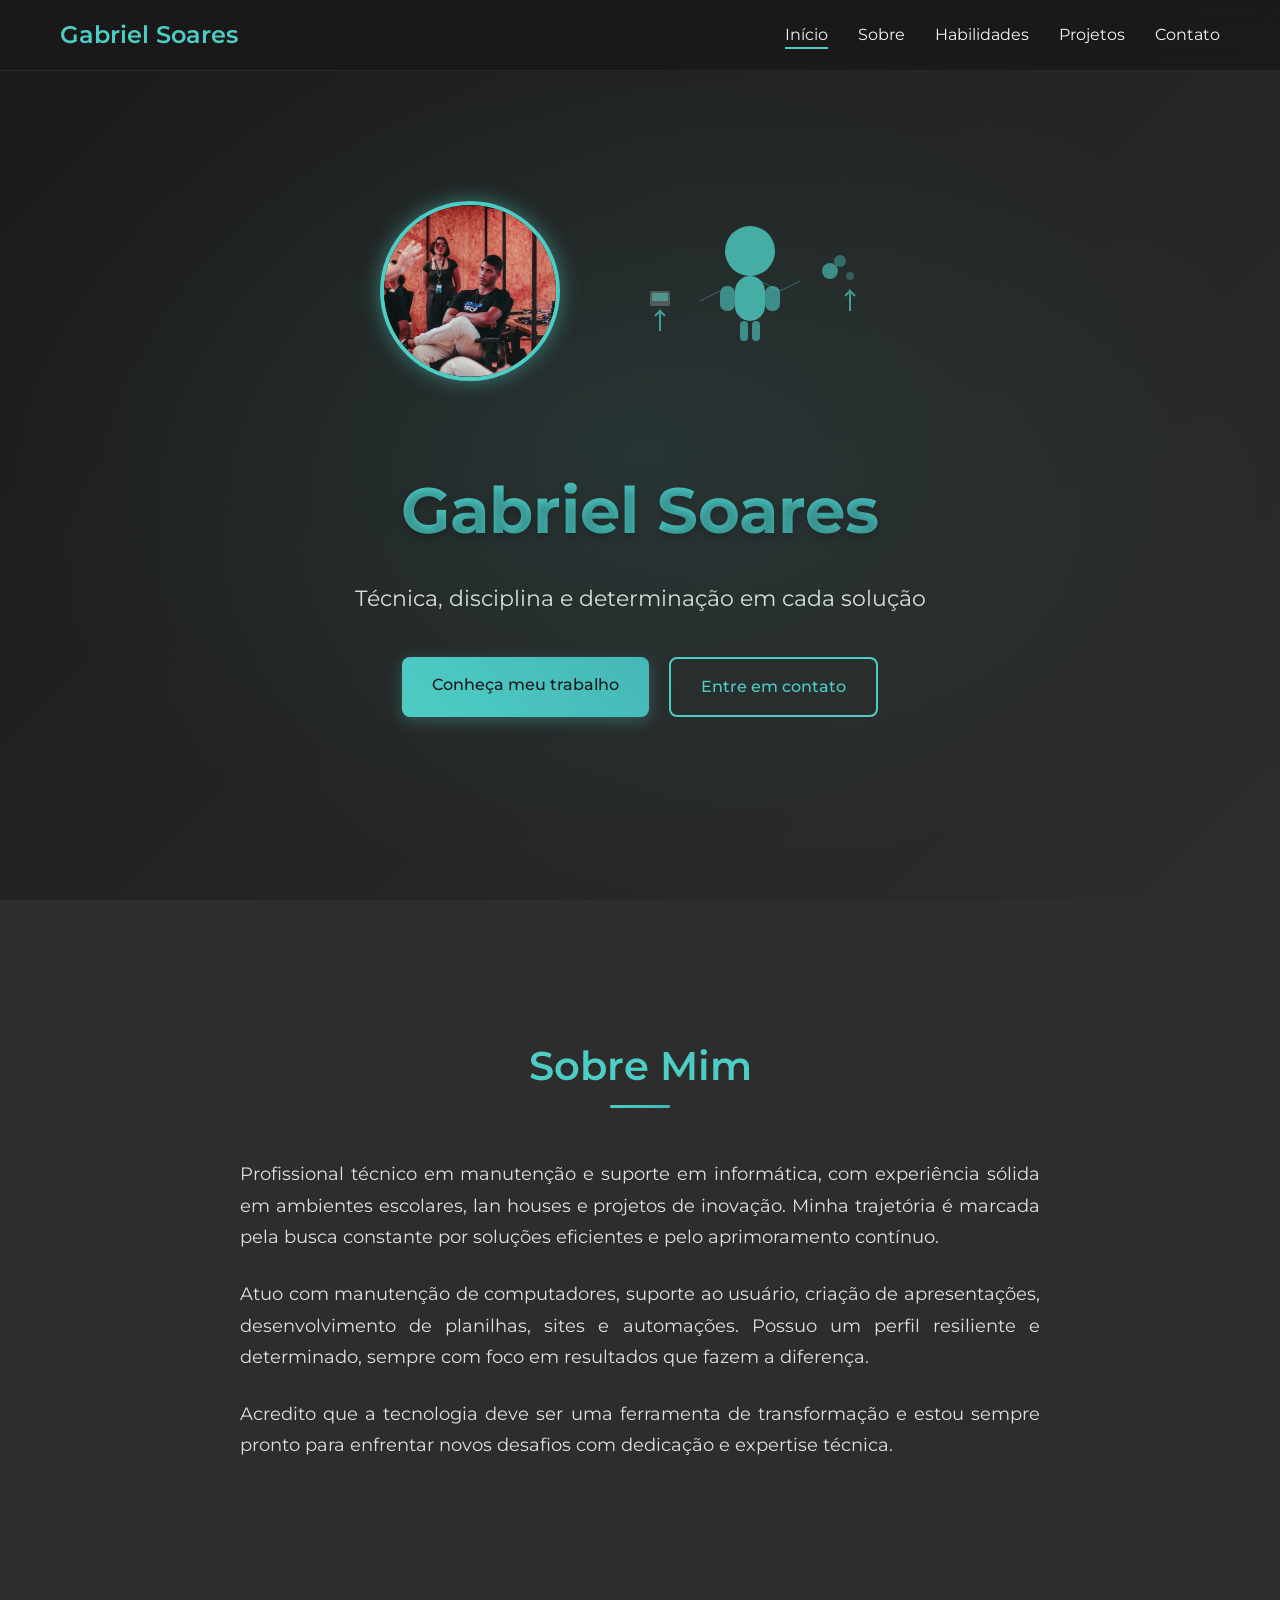
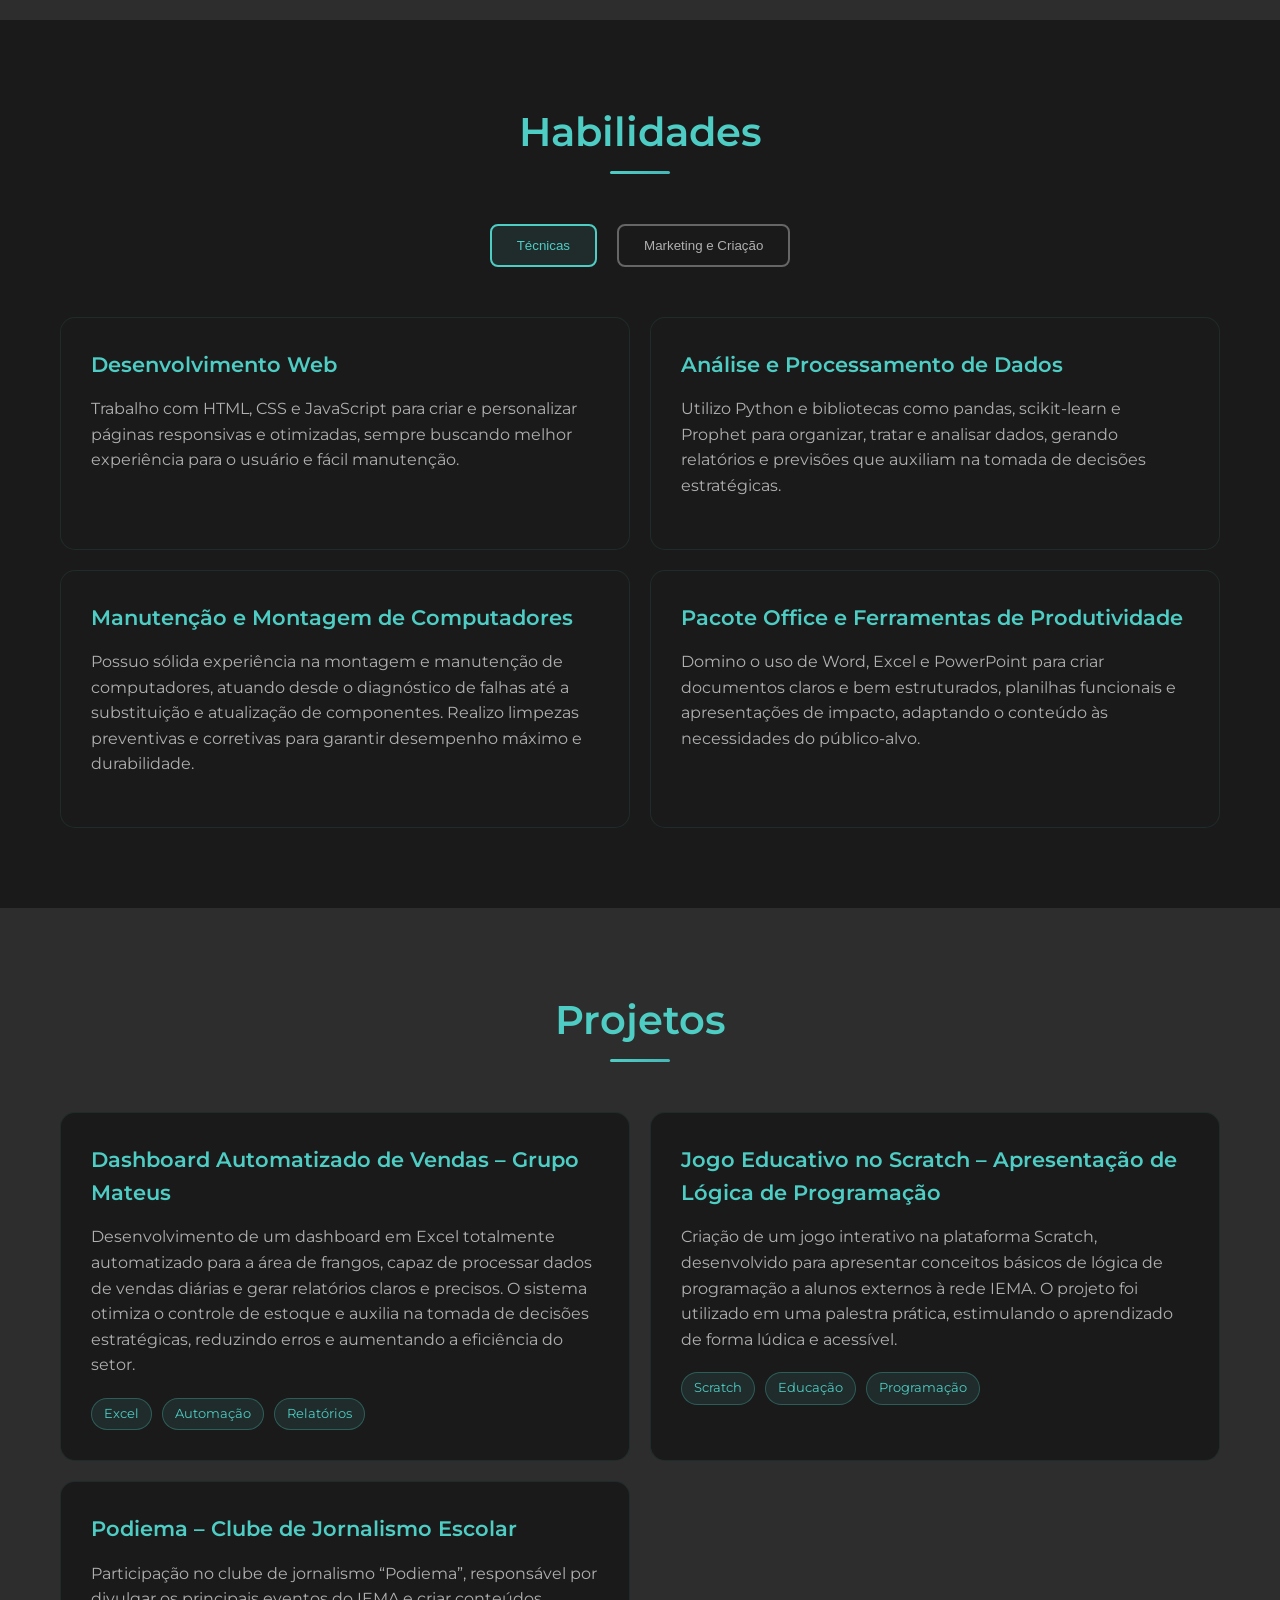
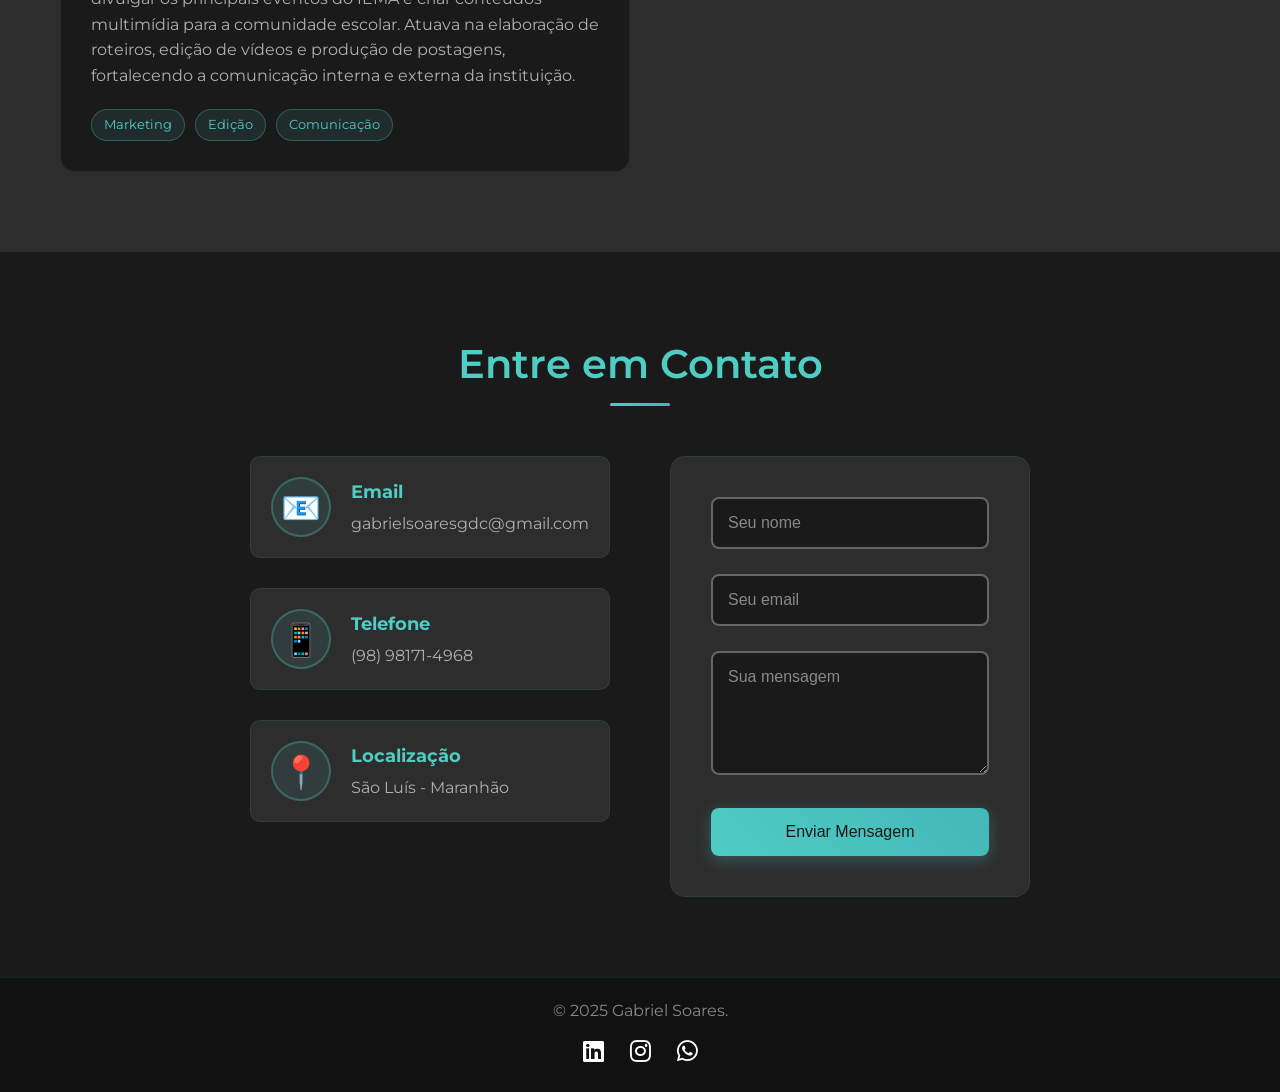
<file: index.html>
<!DOCTYPE html>
<html lang="pt-BR">
<head>
    <meta charset="UTF-8">
    <meta name="viewport" content="width=device-width, initial-scale=1.0">
    <title>Gabriel Soares - Técnico em Informática</title>

    <link rel="stylesheet" href="https://cdnjs.cloudflare.com/ajax/libs/font-awesome/6.5.1/css/all.min.css">
    <link rel="shortcut icon" type="image/x-icon" href="./assets/logogs.png">
    <link rel="preconnect" href="https://fonts.googleapis.com">
    <link rel="preconnect" href="https://fonts.gstatic.com" crossorigin>
    <link href="https://fonts.googleapis.com/css2?family=Montserrat:ital,wght@0,100..900;1,100..900&display=swap" rel="stylesheet">
    <link href="https://fonts.googleapis.com/css2?family=Exo+2:wght@400;500&family=Orbitron:wght@500&display=swap" rel="stylesheet">
    <link rel="stylesheet" href="style.css">
    <script src="script.js"></script>
</head>
<body>
    <!-- Menu de navegação fixo -->
    <nav class="navbar" id="navbar">
        <div class="nav-container">
            <a href="#home" class="nav-logo">Gabriel Soares</a>
            <ul class="nav-menu" id="nav-menu">
                <li class="nav-item">
                    <a href="#home" class="nav-link">Início</a>
                </li>
                <li class="nav-item">
                    <a href="#about" class="nav-link">Sobre</a>
                </li>
                <li class="nav-item">
                    <a href="#habilidades" class="nav-link">Habilidades</a>
                </li>
                <li class="nav-item">
                    <a href="#projects" class="nav-link">Projetos</a>
                </li>
                <li class="nav-item">
                    <a href="#contact" class="nav-link">Contato</a>
                </li>
            </ul>
            <div class="hamburger" id="hamburger">
                <span class="bar"></span>
                <span class="bar"></span>
                <span class="bar"></span>
            </div>
        </div>
    </nav>

   <!-- Seção Hero/Cabeçalho -->
<section id="home" class="hero">
    <div class="hero-container">
        <div class="hero-content">
            <div class="hero-visuals">
                <div class="hero-photo">
                    <img src="gabrielfoto.png" alt="Foto do Gabriel">
                </div>
                <div class="hero-illustration">
                    <!-- SVG representando crescimento e tecnologia -->
                    <svg width="300" height="200" viewBox="0 0 300 200" fill="none" xmlns="http://www.w3.org/2000/svg">
                        <!-- Pessoa confiante -->
                        <circle cx="150" cy="80" r="25" fill="#4ecdc4" opacity="0.8"/>
                        <rect x="135" y="105" width="30" height="45" rx="15" fill="#4ecdc4" opacity="0.8"/>
                        <rect x="120" y="115" width="15" height="25" rx="7" fill="#4ecdc4" opacity="0.6"/>
                        <rect x="165" y="115" width="15" height="25" rx="7" fill="#4ecdc4" opacity="0.6"/>
                        <rect x="140" y="150" width="8" height="20" rx="4" fill="#4ecdc4" opacity="0.6"/>
                        <rect x="152" y="150" width="8" height="20" rx="4" fill="#4ecdc4" opacity="0.6"/>
                        <!-- Elementos tecnológicos ao redor -->
                        <rect x="50" y="120" width="20" height="15" rx="2" fill="#666" opacity="0.7"/>
                        <rect x="52" y="122" width="16" height="8" rx="1" fill="#4ecdc4" opacity="0.5"/>
                        <circle cx="230" cy="100" r="8" fill="#4ecdc4" opacity="0.6"/>
                        <circle cx="240" cy="90" r="6" fill="#4ecdc4" opacity="0.4"/>
                        <circle cx="250" cy="105" r="4" fill="#4ecdc4" opacity="0.3"/>
                        <!-- Setas de crescimento -->
                        <path d="M60 160 L60 140 L65 145 M60 140 L55 145" stroke="#4ecdc4" stroke-width="2" opacity="0.7"/>
                        <path d="M250 140 L250 120 L255 125 M250 120 L245 125" stroke="#4ecdc4" stroke-width="2" opacity="0.7"/>
                        <!-- Conexões/rede -->
                        <line x1="100" y1="130" x2="120" y2="120" stroke="#4ecdc4" stroke-width="1" opacity="0.4"/>
                        <line x1="180" y1="120" x2="200" y2="110" stroke="#4ecdc4" stroke-width="1" opacity="0.4"/>
                        <line x1="150" y1="105" x2="180" y2="120" stroke="#4ecdc4" stroke-width="1" opacity="0.4"/>
                    </svg>
                </div>
            </div>

            <h1 class="hero-title">Gabriel Soares</h1>
            <p class="hero-subtitle">Técnica, disciplina e determinação em cada solução</p>
            <div class="hero-buttons">
                <a href="#about" class="btn btn-primary">Conheça meu trabalho</a>
                <a href="#contact" class="btn btn-secondary">Entre em contato</a>
            </div>
        </div>
    </div>
</section>


    <!-- Seção Sobre Mim -->
    <section id="about" class="about section">
        <div class="container">
            <h2 class="section-title">Sobre Mim</h2>
            <div class="about-content">
                <div class="about-text">
                    <p>
                        Profissional técnico em manutenção e suporte em informática, com experiência sólida em ambientes escolares, lan houses e projetos de inovação. Minha trajetória é marcada pela busca constante por soluções eficientes e pelo aprimoramento contínuo.
                    </p>
                    <p>
                        Atuo com manutenção de computadores, suporte ao usuário, criação de apresentações, desenvolvimento de planilhas, sites e automações. Possuo um perfil resiliente e determinado, sempre com foco em resultados que fazem a diferença.
                    </p>
                    <p>
                        Acredito que a tecnologia deve ser uma ferramenta de transformação e estou sempre pronto para enfrentar novos desafios com dedicação e expertise técnica.
                    </p>
                </div>
            </div>
        </div>
    </section>

      <!-- Seção Habilidades -->
<section id="habilidades" class="habilidades section">
      <div class="container">
        <h2 class="section-title">Habilidades</h2>

        <!-- Abas -->
        <div class="projects-tabs">
            <button class="tab-button active" data-tab="tecnicas">Técnicas</button>
            <button class="tab-button" data-tab="marketing">Marketing e Criação</button>
        </div>

        <!-- Conteúdo da aba Técnicas -->
        <div class="tab-content active" id="tecnicas">
            <div class="projects-grid">

                 <div class="project-card">
                    <h3>Desenvolvimento Web</h3>
                    <p>Trabalho com HTML, CSS e JavaScript para criar e personalizar páginas responsivas e otimizadas, sempre buscando melhor experiência para o usuário e fácil manutenção.</p>
                </div>

                 <div class="project-card">
                    <h3>Análise e Processamento de Dados</h3>
                    <p>Utilizo Python e bibliotecas como pandas, scikit-learn e Prophet para organizar, tratar e analisar dados, gerando relatórios e previsões que auxiliam na tomada de decisões estratégicas.</p>
                </div>

               <div class="project-card">
                    <h3>Manutenção e Montagem de Computadores</h3>
                    <p>Possuo sólida experiência na montagem e manutenção de computadores, atuando desde o diagnóstico de falhas até a substituição e atualização de componentes. Realizo limpezas preventivas e corretivas para garantir desempenho máximo e durabilidade.</p>
                </div>

                <div class="project-card">
                    <h3>Pacote Office e Ferramentas de Produtividade</h3>
                    <p>Domino o uso de Word, Excel e PowerPoint para criar documentos claros e bem estruturados, planilhas funcionais e apresentações de impacto, adaptando o conteúdo às necessidades do público-alvo.</p>
                </div>

            </div>
        </div>

        <!-- Conteúdo da aba Marketing -->
        <div class="tab-content" id="marketing">
            <div class="projects-grid">

                <div class="project-card">
                    <h3>Comunicação e Apresentação de Conteúdo</h3>
                    <p>Tenho facilidade para transmitir ideias de forma clara e envolvente, criando roteiros e gravando conteúdos que capturam a atenção do público, sempre alinhando linguagem e formato ao perfil da audiência.</p>
                </div>

                <div class="project-card">
                    <h3>Edição e Design para Mídias Digitais</h3>
                    <p>Domino plataformas como Canva, CapCut e Adobe Express, criando artes, vídeos e materiais visuais de alto impacto, mantendo consistência na identidade visual.</p>
                </div>

                <div class="project-card">
                    <h3>Interação Estratégica com Inteligência Artificial</h3>
                    <p>Utilizo IAs para criação de conteúdo, desenvolvendo prompts bem estruturados que geram textos, imagens e roteiros personalizados, otimizando processos criativos.</p>
                </div>

                <div class="project-card">
                    <h3>Adaptação a Tendências e Plataformas</h3>
                    <p>Monitoro tendências digitais e ajusto conteúdos para diferentes formatos e redes sociais, maximizando alcance e relevância nas campanhas.</p>
                </div>

            </div>
        </div>
    </div>
</section>


    <!-- Seção Projetos -->
<section id="projects" class="projects section">
    <div class="container">
        <h2 class="section-title">Projetos</h2>
        <div class="projects-grid">
            
            <div class="project-card">
                <h3>Dashboard Automatizado de Vendas – Grupo Mateus</h3>
                <p>Desenvolvimento de um dashboard em Excel totalmente automatizado para a área de frangos, capaz de processar dados de vendas diárias e gerar relatórios claros e precisos. O sistema otimiza o controle de estoque e auxilia na tomada de decisões estratégicas, reduzindo erros e aumentando a eficiência do setor.</p>
                <div class="project-tags">
                    <span class="tag">Excel</span>
                    <span class="tag">Automação</span>
                    <span class="tag">Relatórios</span>
                </div>
            </div>

            <div class="project-card">
                <h3>Jogo Educativo no Scratch – Apresentação de Lógica de Programação</h3>
                <p>Criação de um jogo interativo na plataforma Scratch, desenvolvido para apresentar conceitos básicos de lógica de programação a alunos externos à rede IEMA. O projeto foi utilizado em uma palestra prática, estimulando o aprendizado de forma lúdica e acessível.</p>
                <div class="project-tags">
                    <span class="tag">Scratch</span>
                    <span class="tag">Educação</span>
                    <span class="tag">Programação</span>
                </div>
            </div>

            <div class="project-card">
                <h3>Podiema – Clube de Jornalismo Escolar</h3>
                <p>Participação no clube de jornalismo “Podiema”, responsável por divulgar os principais eventos do IEMA e criar conteúdos multimídia para a comunidade escolar. Atuava na elaboração de roteiros, edição de vídeos e produção de postagens, fortalecendo a comunicação interna e externa da instituição.</p>
                <div class="project-tags">
                    <span class="tag">Marketing</span>
                    <span class="tag">Edição</span>
                    <span class="tag">Comunicação</span>
                </div>
            </div>

        </div>
    </div>
</section>


    <!-- Seção Contato -->
    <section id="contact" class="contact section">
        <div class="container">
            <h2 class="section-title">Entre em Contato</h2>
            <div class="contact-content">
                <div class="contact-info">
                    <div class="contact-item">
                        <div class="contact-icon">📧</div>
                        <div class="contact-details">
                            <h3>Email</h3>
                            <p>gabrielsoaresgdc@gmail.com</p>
                        </div>
                    </div>

                    <a href="https://api.whatsapp.com/send?phone=5598981714968" target="_blank" style="text-decoration: none; color: inherit;">
                        <div class="contact-item">
                            <div class="contact-icon">📱</div>
                            <div class="contact-details">
                                <h3>Telefone</h3>
                                <p>(98) 98171-4968</p>
                            </div>
                        </div>
                    </a>

                    <div class="contact-item">
                        <div class="contact-icon">📍</div>
                        <div class="contact-details">
                            <h3>Localização</h3>
                            <p>São Luís - Maranhão</p>
                        </div>
                    </div>
                </div>
                
                <div class="contact-form">
                    <form id="contactForm" method="POST" action="https://formsubmit.co/gabrielsoaresgdc@gmail.com.com">
                        <div class="form-group">
                            <input type="text" id="name" name="name" placeholder="Seu nome" required>
                        </div>
                        <div class="form-group">
                            <input type="email" id="email" name="email" placeholder="Seu email" required>
                        </div>
                        <div class="form-group">
                            <textarea id="message" name="message" placeholder="Sua mensagem" rows="5" required></textarea>
                        </div>
                        <button type="submit" class="btn btn-primary btn-full">Enviar Mensagem</button>
                    </form>
                </div>
            </div>
        </div>
    </section>

    <!-- Footer -->
<footer class="footer">
    <div class="container">
        <p>&copy; 2025 Gabriel Soares.</p>
        <div class="social-icons">
            </a>
            <a href="https://linkedin.com/in/gabriel-soares-975075263" target="_blank" aria-label="LinkedIn">
                <i class="fab fa-linkedin"></i>
            </a>
            <a href="https://instagram.com/_biel_soares__" target="_blank" aria-label="Instagram">
                <i class="fab fa-instagram"></i>
                </a>
            <a href="https://wa.me/5598981714968" target="_blank" aria-label="WhatsApp">
                <i class="fab fa-whatsapp"></i>
            </a>
        </div>
    </div>
</footer>

</body>
</html>
</file>
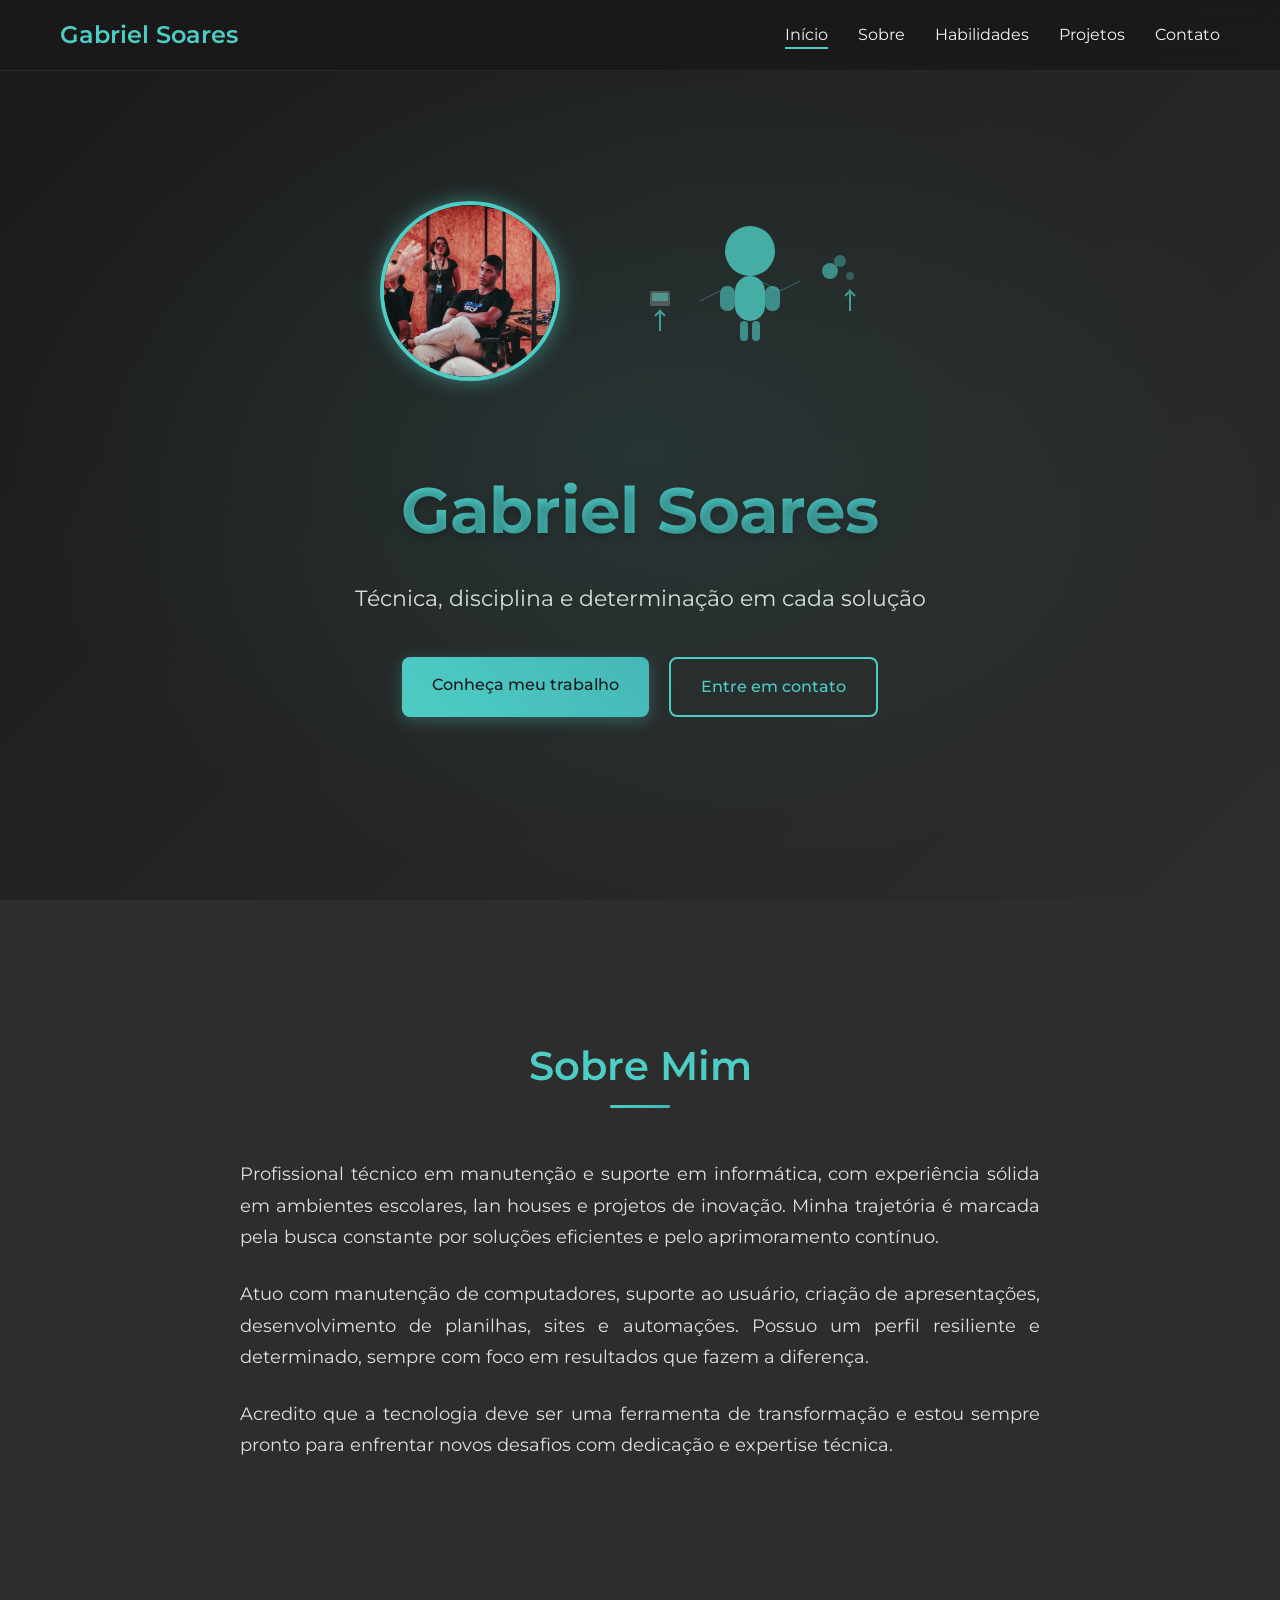
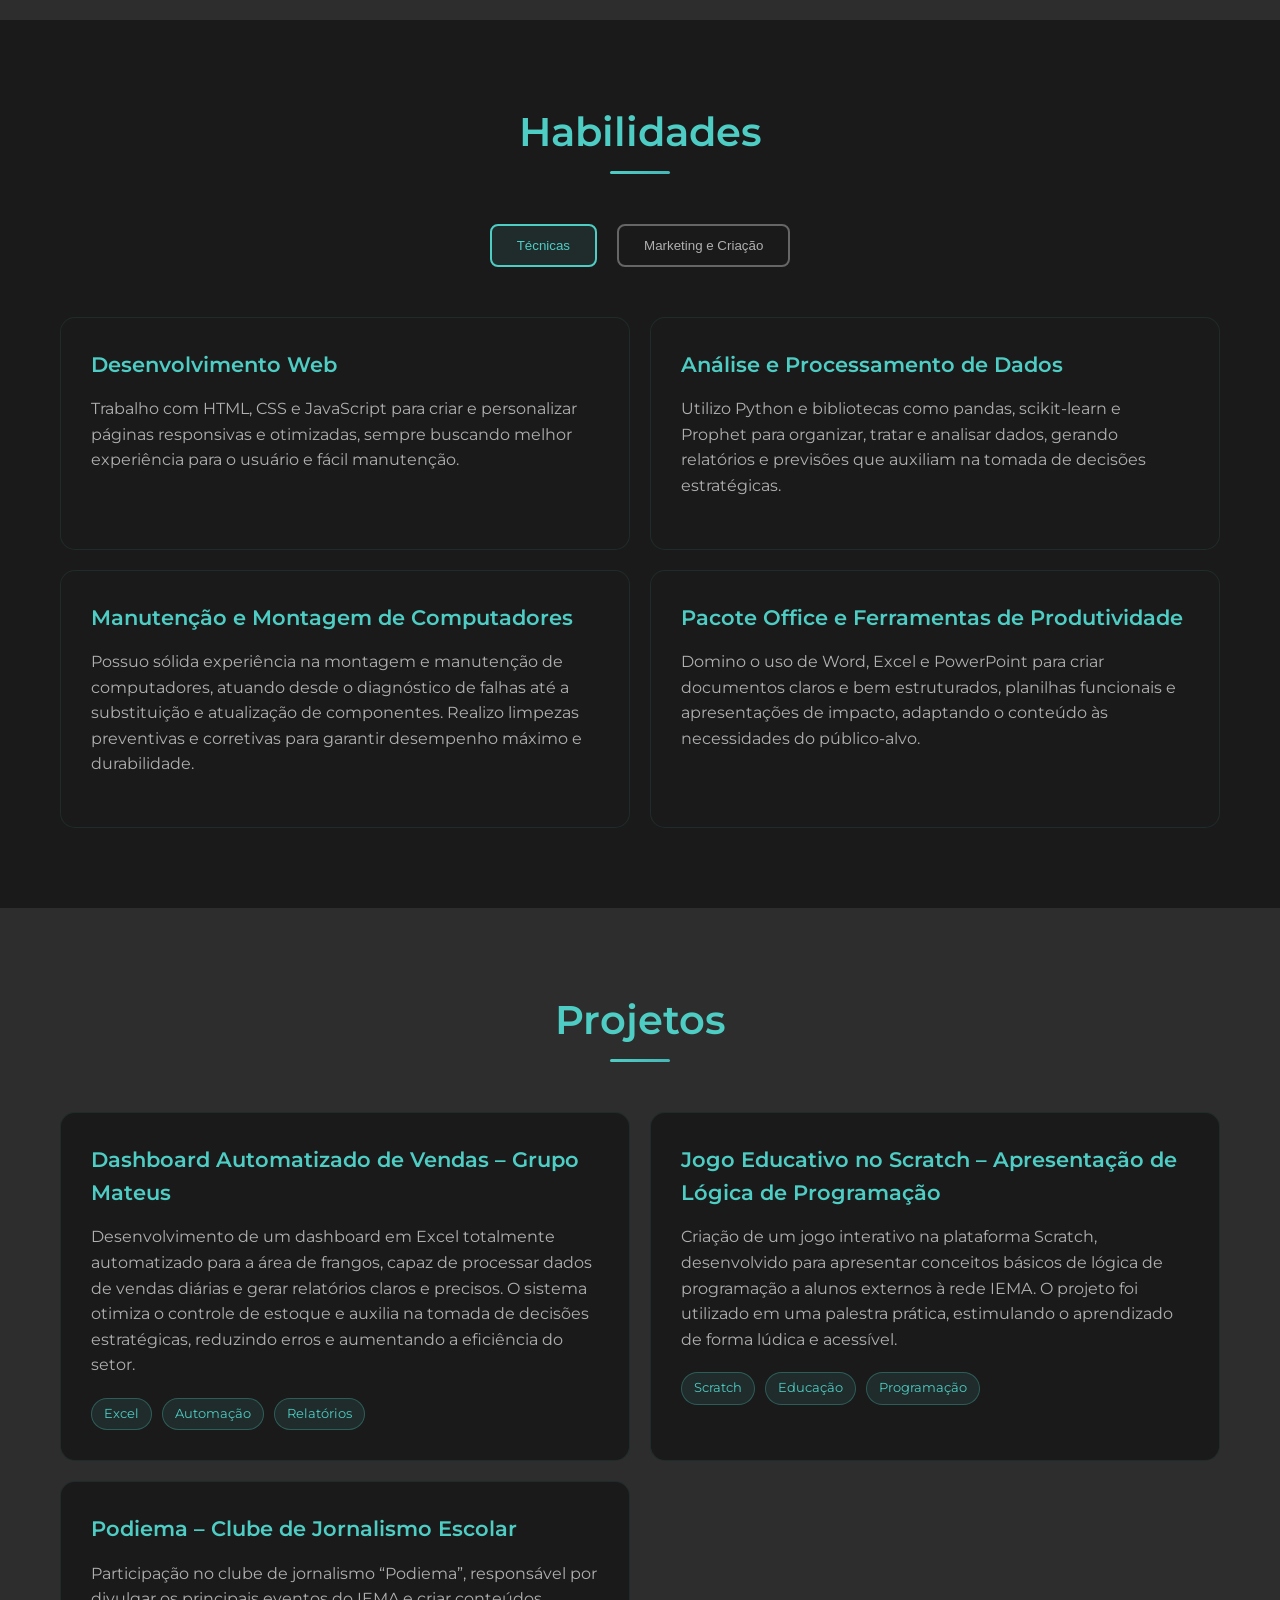
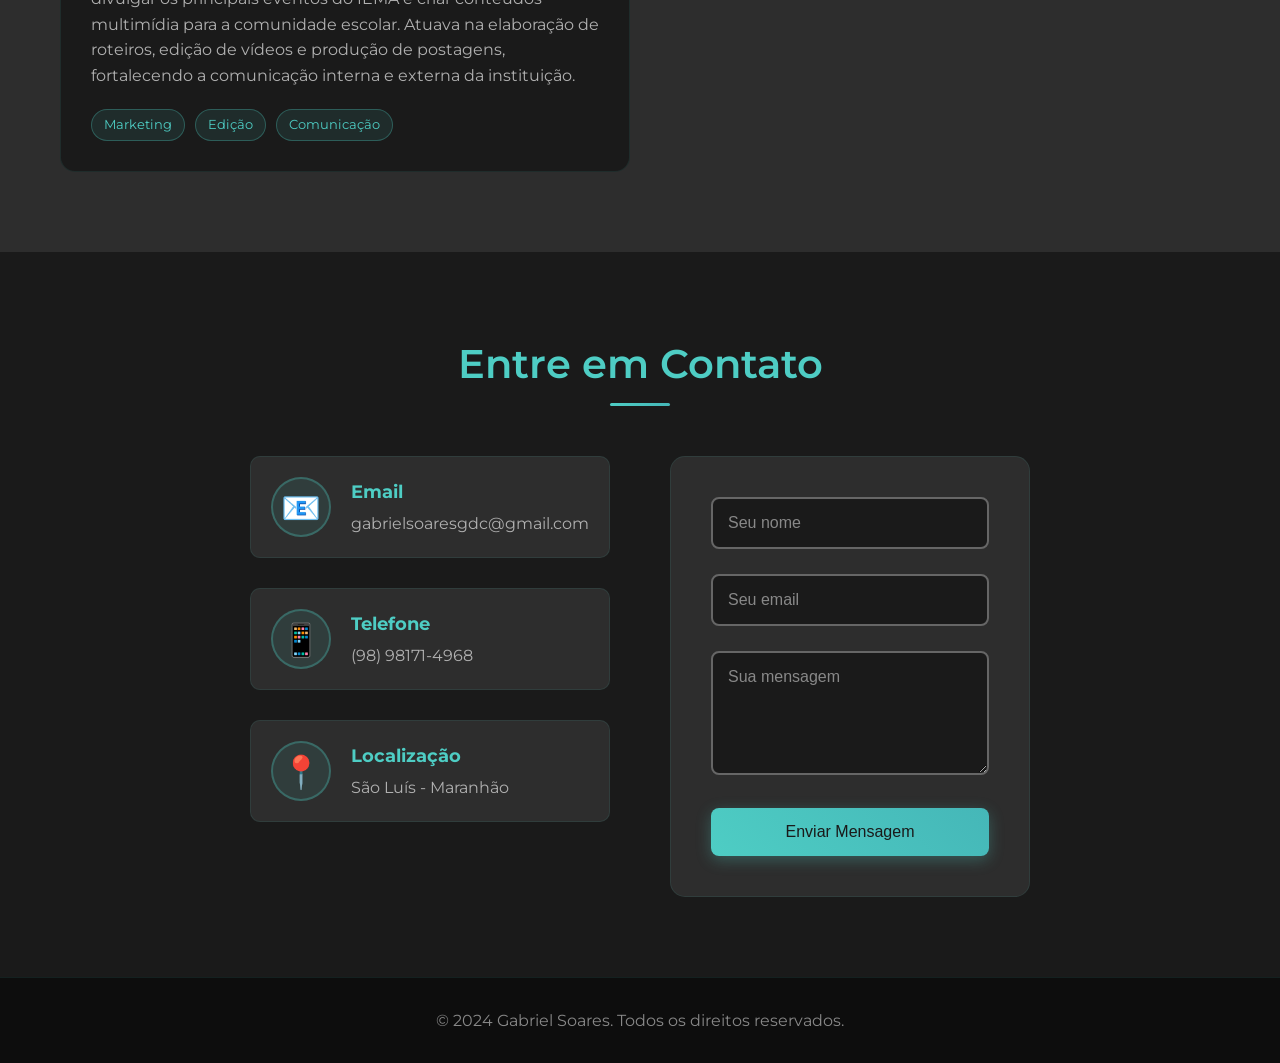
<file: New Portfolio/index.html>
<!DOCTYPE html>
<html lang="pt-BR">
<head>
    <meta charset="UTF-8">
    <meta name="viewport" content="width=device-width, initial-scale=1.0">
    <title>Gabriel Soares - Técnico em Informática</title>
    <link rel="stylesheet" href="style.css">
    <link rel="preconnect" href="https://fonts.googleapis.com">
    <link rel="preconnect" href="https://fonts.gstatic.com" crossorigin>
    <link href="https://fonts.googleapis.com/css2?family=Montserrat:ital,wght@0,100..900;1,100..900&display=swap" rel="stylesheet">
    <link href="https://fonts.googleapis.com/css2?family=Exo+2:wght@400;500&family=Orbitron:wght@500&display=swap" rel="stylesheet">
    <link rel="stylesheet" href="style.css">
</head>
<body>
    <!-- Menu de navegação fixo -->
    <nav class="navbar" id="navbar">
        <div class="nav-container">
            <a href="#home" class="nav-logo">Gabriel Soares</a>
            <ul class="nav-menu" id="nav-menu">
                <li class="nav-item">
                    <a href="#home" class="nav-link">Início</a>
                </li>
                <li class="nav-item">
                    <a href="#about" class="nav-link">Sobre</a>
                </li>
                <li class="nav-item">
                    <a href="#habilidades" class="nav-link">Habilidades</a>
                </li>
                <li class="nav-item">
                    <a href="#projects" class="nav-link">Projetos</a>
                </li>
                <li class="nav-item">
                    <a href="#contact" class="nav-link">Contato</a>
                </li>
            </ul>
            <div class="hamburger" id="hamburger">
                <span class="bar"></span>
                <span class="bar"></span>
                <span class="bar"></span>
            </div>
        </div>
    </nav>

   <!-- Seção Hero/Cabeçalho -->
<section id="home" class="hero">
    <div class="hero-container">
        <div class="hero-content">
            <div class="hero-visuals">
                <div class="hero-photo">
                    <img src="gabrielfoto.png" alt="Foto do Gabriel">
                </div>
                <div class="hero-illustration">
                    <!-- SVG representando crescimento e tecnologia -->
                    <svg width="300" height="200" viewBox="0 0 300 200" fill="none" xmlns="http://www.w3.org/2000/svg">
                        <!-- Pessoa confiante -->
                        <circle cx="150" cy="80" r="25" fill="#4ecdc4" opacity="0.8"/>
                        <rect x="135" y="105" width="30" height="45" rx="15" fill="#4ecdc4" opacity="0.8"/>
                        <rect x="120" y="115" width="15" height="25" rx="7" fill="#4ecdc4" opacity="0.6"/>
                        <rect x="165" y="115" width="15" height="25" rx="7" fill="#4ecdc4" opacity="0.6"/>
                        <rect x="140" y="150" width="8" height="20" rx="4" fill="#4ecdc4" opacity="0.6"/>
                        <rect x="152" y="150" width="8" height="20" rx="4" fill="#4ecdc4" opacity="0.6"/>
                        <!-- Elementos tecnológicos ao redor -->
                        <rect x="50" y="120" width="20" height="15" rx="2" fill="#666" opacity="0.7"/>
                        <rect x="52" y="122" width="16" height="8" rx="1" fill="#4ecdc4" opacity="0.5"/>
                        <circle cx="230" cy="100" r="8" fill="#4ecdc4" opacity="0.6"/>
                        <circle cx="240" cy="90" r="6" fill="#4ecdc4" opacity="0.4"/>
                        <circle cx="250" cy="105" r="4" fill="#4ecdc4" opacity="0.3"/>
                        <!-- Setas de crescimento -->
                        <path d="M60 160 L60 140 L65 145 M60 140 L55 145" stroke="#4ecdc4" stroke-width="2" opacity="0.7"/>
                        <path d="M250 140 L250 120 L255 125 M250 120 L245 125" stroke="#4ecdc4" stroke-width="2" opacity="0.7"/>
                        <!-- Conexões/rede -->
                        <line x1="100" y1="130" x2="120" y2="120" stroke="#4ecdc4" stroke-width="1" opacity="0.4"/>
                        <line x1="180" y1="120" x2="200" y2="110" stroke="#4ecdc4" stroke-width="1" opacity="0.4"/>
                        <line x1="150" y1="105" x2="180" y2="120" stroke="#4ecdc4" stroke-width="1" opacity="0.4"/>
                    </svg>
                </div>
            </div>

            <h1 class="hero-title">Gabriel Soares</h1>
            <p class="hero-subtitle">Técnica, disciplina e determinação em cada solução</p>
            <div class="hero-buttons">
                <a href="#about" class="btn btn-primary">Conheça meu trabalho</a>
                <a href="#contact" class="btn btn-secondary">Entre em contato</a>
            </div>
        </div>
    </div>
</section>


    <!-- Seção Sobre Mim -->
    <section id="about" class="about section">
        <div class="container">
            <h2 class="section-title">Sobre Mim</h2>
            <div class="about-content">
                <div class="about-text">
                    <p>
                        Profissional técnico em manutenção e suporte em informática, com experiência sólida em ambientes escolares, lan houses e projetos de inovação. Minha trajetória é marcada pela busca constante por soluções eficientes e pelo aprimoramento contínuo.
                    </p>
                    <p>
                        Atuo com manutenção de computadores, suporte ao usuário, criação de apresentações, desenvolvimento de planilhas, sites e automações. Possuo um perfil resiliente e determinado, sempre com foco em resultados que fazem a diferença.
                    </p>
                    <p>
                        Acredito que a tecnologia deve ser uma ferramenta de transformação e estou sempre pronto para enfrentar novos desafios com dedicação e expertise técnica.
                    </p>
                </div>
            </div>
        </div>
    </section>

      <!-- Seção Habilidades -->
<section id="habilidades" class="habilidades section">
      <div class="container">
        <h2 class="section-title">Habilidades</h2>

        <!-- Abas -->
        <div class="projects-tabs">
            <button class="tab-button active" data-tab="tecnicas">Técnicas</button>
            <button class="tab-button" data-tab="marketing">Marketing e Criação</button>
        </div>

        <!-- Conteúdo da aba Técnicas -->
        <div class="tab-content active" id="tecnicas">
            <div class="projects-grid">

                 <div class="project-card">
                    <h3>Desenvolvimento Web</h3>
                    <p>Trabalho com HTML, CSS e JavaScript para criar e personalizar páginas responsivas e otimizadas, sempre buscando melhor experiência para o usuário e fácil manutenção.</p>
                </div>

                 <div class="project-card">
                    <h3>Análise e Processamento de Dados</h3>
                    <p>Utilizo Python e bibliotecas como pandas, scikit-learn e Prophet para organizar, tratar e analisar dados, gerando relatórios e previsões que auxiliam na tomada de decisões estratégicas.</p>
                </div>

               <div class="project-card">
                    <h3>Manutenção e Montagem de Computadores</h3>
                    <p>Possuo sólida experiência na montagem e manutenção de computadores, atuando desde o diagnóstico de falhas até a substituição e atualização de componentes. Realizo limpezas preventivas e corretivas para garantir desempenho máximo e durabilidade.</p>
                </div>

                <div class="project-card">
                    <h3>Pacote Office e Ferramentas de Produtividade</h3>
                    <p>Domino o uso de Word, Excel e PowerPoint para criar documentos claros e bem estruturados, planilhas funcionais e apresentações de impacto, adaptando o conteúdo às necessidades do público-alvo.</p>
                </div>

            </div>
        </div>

        <!-- Conteúdo da aba Marketing -->
        <div class="tab-content" id="marketing">
            <div class="projects-grid">

                <div class="project-card">
                    <h3>Comunicação e Apresentação de Conteúdo</h3>
                    <p>Tenho facilidade para transmitir ideias de forma clara e envolvente, criando roteiros e gravando conteúdos que capturam a atenção do público, sempre alinhando linguagem e formato ao perfil da audiência.</p>
                </div>

                <div class="project-card">
                    <h3>Edição e Design para Mídias Digitais</h3>
                    <p>Domino plataformas como Canva, CapCut e Adobe Express, criando artes, vídeos e materiais visuais de alto impacto, mantendo consistência na identidade visual.</p>
                </div>

                <div class="project-card">
                    <h3>Interação Estratégica com Inteligência Artificial</h3>
                    <p>Utilizo IAs para criação de conteúdo, desenvolvendo prompts bem estruturados que geram textos, imagens e roteiros personalizados, otimizando processos criativos.</p>
                </div>

                <div class="project-card">
                    <h3>Adaptação a Tendências e Plataformas</h3>
                    <p>Monitoro tendências digitais e ajusto conteúdos para diferentes formatos e redes sociais, maximizando alcance e relevância nas campanhas.</p>
                </div>

            </div>
        </div>
    </div>
</section>


    <!-- Seção Projetos -->
<section id="projects" class="projects section">
    <div class="container">
        <h2 class="section-title">Projetos</h2>
        <div class="projects-grid">
            
            <div class="project-card">
                <h3>Dashboard Automatizado de Vendas – Grupo Mateus</h3>
                <p>Desenvolvimento de um dashboard em Excel totalmente automatizado para a área de frangos, capaz de processar dados de vendas diárias e gerar relatórios claros e precisos. O sistema otimiza o controle de estoque e auxilia na tomada de decisões estratégicas, reduzindo erros e aumentando a eficiência do setor.</p>
                <div class="project-tags">
                    <span class="tag">Excel</span>
                    <span class="tag">Automação</span>
                    <span class="tag">Relatórios</span>
                </div>
            </div>

            <div class="project-card">
                <h3>Jogo Educativo no Scratch – Apresentação de Lógica de Programação</h3>
                <p>Criação de um jogo interativo na plataforma Scratch, desenvolvido para apresentar conceitos básicos de lógica de programação a alunos externos à rede IEMA. O projeto foi utilizado em uma palestra prática, estimulando o aprendizado de forma lúdica e acessível.</p>
                <div class="project-tags">
                    <span class="tag">Scratch</span>
                    <span class="tag">Educação</span>
                    <span class="tag">Programação</span>
                </div>
            </div>

            <div class="project-card">
                <h3>Podiema – Clube de Jornalismo Escolar</h3>
                <p>Participação no clube de jornalismo “Podiema”, responsável por divulgar os principais eventos do IEMA e criar conteúdos multimídia para a comunidade escolar. Atuava na elaboração de roteiros, edição de vídeos e produção de postagens, fortalecendo a comunicação interna e externa da instituição.</p>
                <div class="project-tags">
                    <span class="tag">Marketing</span>
                    <span class="tag">Edição</span>
                    <span class="tag">Comunicação</span>
                </div>
            </div>

        </div>
    </div>
</section>


    <!-- Seção Contato -->
    <section id="contact" class="contact section">
        <div class="container">
            <h2 class="section-title">Entre em Contato</h2>
            <div class="contact-content">
                <div class="contact-info">
                    <div class="contact-item">
                        <div class="contact-icon">📧</div>
                        <div class="contact-details">
                            <h3>Email</h3>
                            <p>gabrielsoaresgdc@gmail.com</p>
                        </div>
                    </div>

                    <a href="https://api.whatsapp.com/send?phone=5598981714968" target="_blank">
                    <div class="contact-item">
                        <div class="contact-icon">📱</div>
                        <div class="contact-details">
                            <h3>Telefone</h3>
                            <p>(98) 98171-4968</p>
                            </a>
                        </div>
                    </div>
                    </a>

                    <div class="contact-item">
                        <div class="contact-icon">📍</div>
                        <div class="contact-details">
                            <h3>Localização</h3>
                            <p>São Luís - Maranhão</p>
                        </div>
                    </div>
                </div>
                
                <div class="contact-form">
                    <form id="contactForm">
                        <div class="form-group">
                            <input type="text" id="name" name="name" placeholder="Seu nome" required>
                        </div>
                        <div class="form-group">
                            <input type="email" id="email" name="email" placeholder="Seu email" required>
                        </div>
                        <div class="form-group">
                            <textarea id="message" name="message" placeholder="Sua mensagem" rows="5" required></textarea>
                        </div>
                        <button type="submit" class="btn btn-primary btn-full">Enviar Mensagem</button>
                    </form>
                </div>
            </div>
        </div>
    </section>

    <!-- Footer -->
    <footer class="footer">
        <div class="container">
            <p>&copy; 2024 Gabriel Soares. Todos os direitos reservados.</p>
        </div>
    </footer>

    <script src="script.js"></script>
</body>
</html>
</file>
<file: style.css>
/* Reset e configurações base */
* {
    margin: 0;
    padding: 0;
    box-sizing: border-box;
}

html {
    scroll-behavior: smooth;
}

body {
    font-family: 'Montserrat', sans-serif;
    line-height: 1.6;
    color: #f5f5f5;
    background-color: #1a1a1a;
    overflow-x: hidden;
}

a {
    text-decoration: none;
}

/* Container */
.container {
    max-width: 1200px;
    margin: 0 auto;
    padding: 0 20px;
}

/* Seções */
.section {
    padding: 80px 0;
    min-height: 80vh;
    display: flex;
    align-items: center;
}

/* Títulos das seções */
.section-title {
    font-size: 2.5rem;
    font-weight: 600;
    text-align: center;
    margin-bottom: 60px;
    color: #4ecdc4;
    position: relative;
}

.section-title::after {
    content: '';
    position: absolute;
    bottom: -10px;
    left: 50%;
    transform: translateX(-50%);
    width: 60px;
    height: 3px;
    background: linear-gradient(90deg, #4ecdc4, #45b7b8);
    border-radius: 2px;
}

/* Navbar */
.navbar {
    position: fixed;
    top: 0;
    width: 100%;
    background-color: rgba(26, 26, 26, 0.95);
    backdrop-filter: blur(10px);
    z-index: 1000;
    transition: all 0.3s ease;
    border-bottom: 1px solid rgba(78, 205, 196, 0.1);
}

.navbar.scrolled {
    background-color: rgba(26, 26, 26, 0.98);
    box-shadow: 0 2px 20px rgba(0, 0, 0, 0.3);
}

.nav-container {
    max-width: 1200px;
    margin: 0 auto;
    padding: 0 20px;
    display: flex;
    justify-content: space-between;
    align-items: center;
    height: 70px;
}

.nav-logo {
    font-size: 1.5rem;
    font-weight: 600;
    color: #4ecdc4;
    text-decoration: none;
    transition: all 0.3s ease;
}

.nav-logo:hover {
    transform: scale(1.05);
}

.nav-menu {
    display: flex;
    list-style: none;
    gap: 30px;
}

.nav-link {
    color: #f5f5f5;
    text-decoration: none;
    font-weight: 400;
    transition: all 0.3s ease;
    position: relative;
}

.nav-link::after {
    content: '';
    position: absolute;
    bottom: -5px;
    left: 0;
    width: 0;
    height: 2px;
    background: #4ecdc4;
    transition: all 0.3s ease;
}

.nav-link:hover::after,
.nav-link.active::after {
    width: 100%;
}

.nav-link:hover {
    color: #4ecdc4;
}

/* Menu hambúrguer */
.hamburger {
    display: none;
    flex-direction: column;
    cursor: pointer;
}

.hamburger .bar {
    width: 25px;
    height: 3px;
    background-color: #f5f5f5;
    margin: 3px 0;
    transition: 0.3s;
}

/* Hero Section */
.hero {
    min-height: 100vh;
    display: flex;
    align-items: center;
    background: linear-gradient(135deg, #1a1a1a 0%, #2d2d2d 100%);
    position: relative;
    overflow: hidden;
}

.hero::before {
    content: '';
    position: absolute;
    top: 0;
    left: 0;
    right: 0;
    bottom: 0;
    background: radial-gradient(ellipse at center, rgba(78, 205, 196, 0.1) 0%, transparent 70%);
    pointer-events: none;
}

.hero-container {
    max-width: 1200px;
    margin: 0 auto;
    padding: 0 20px;
    width: 100%;
}

.hero-content {
    text-align: center;
    animation: fadeInUp 1s ease-out;
    padding-top: 100px; /* novo */
}


.hero-illustration {
    margin-bottom: 40px;
    animation: float 3s ease-in-out infinite;
}

.hero-image {
    margin-bottom: 30px;
    text-align: center;
}

.hero-image img {
    width: 160px;
    height: 160px;
    border-radius: 50%;
    object-fit: cover;
    border: 4px solid #4ecdc4;
    box-shadow: 0 4px 20px rgba(0, 0, 0, 0.3);
    transition: transform 0.3s ease;
}

.hero-image img:hover {
    transform: scale(1.05);
}


.hero-title {
    font-size: 4rem;
    font-weight: 700;
    margin-bottom: 20px;
    background: linear-gradient(45deg, #4ecdc4, #45b7b8);
    background-clip: text;
    -webkit-background-clip: text;
    -webkit-text-fill-color: transparent;
    text-shadow: 0 4px 8px rgba(0, 0, 0, 0.3);
}

.hero-subtitle {
    font-size: 1.4rem;
    color: #e0e0e0;
    margin-bottom: 40px;
    max-width: 600px;
    margin-left: auto;
    margin-right: auto;
}

.hero-buttons {
    margin-bottom: 7rem;
    display: flex;
    gap: 20px;
    justify-content: center;
    flex-wrap: wrap;
}

/* Botões */
.btn {
    display: inline-block;
    padding: 15px 30px;
    border-radius: 8px;
    text-decoration: none;
    font-weight: 500;
    transition: all 0.3s ease;
    border: none;
    cursor: pointer;
    font-size: 1rem;
    position: relative;
    overflow: hidden;
}

.btn-primary {
    background: linear-gradient(45deg, #4ecdc4, #45b7b8);
    color: #1a1a1a;
    box-shadow: 0 4px 15px rgba(78, 205, 196, 0.3);
}

.btn-primary:hover {
    transform: translateY(-2px);
    box-shadow: 0 6px 20px rgba(78, 205, 196, 0.4);
    background: linear-gradient(45deg, #45b7b8, #4ecdc4);
}

.btn-secondary {
    background: transparent;
    color: #4ecdc4;
    border: 2px solid #4ecdc4;
}

.btn-secondary:hover {
    background: #4ecdc4;
    color: #1a1a1a;
    transform: translateY(-2px);
}

.btn-full {
    width: 100%;
}

/* Seção Sobre */
.about {
    background: #2d2d2d;
}

.about-content {
    max-width: 800px;
    margin: 0 auto;
}

.about-text p {
    font-size: 1.1rem;
    color: #e0e0e0;
    margin-bottom: 25px;
    text-align: justify;
    line-height: 1.8;
}

/* Seção Habilidades */
.projects-grid {
  display: grid;
  grid-template-columns: repeat(2, 1fr);
  gap: 20px;
}

.skills-grid {
    display: grid;
    grid-template-columns: repeat(auto-fit, minmax(280px, 1fr));
    gap: 30px;
    margin-top: 40px;
}

.skill-card {
    background: #2d2d2d;
    padding: 40px 30px;
    border-radius: 15px;
    text-align: center;
    transition: all 0.3s ease;
    border: 1px solid rgba(78, 205, 196, 0.1);
    position: relative;
    overflow: hidden;
}

.skill-card::before {
    content: '';
    position: absolute;
    top: 0;
    left: -100%;
    width: 100%;
    height: 100%;
    background: linear-gradient(90deg, transparent, rgba(78, 205, 196, 0.1), transparent);
    transition: all 0.5s ease;
}

.skill-card:hover::before {
    left: 100%;
}

.skill-card:hover {
    transform: translateY(-10px);
    border-color: rgba(78, 205, 196, 0.3);
    box-shadow: 0 10px 30px rgba(0, 0, 0, 0.3);
}

.skill-icon {
    font-size: 3rem;
    margin-bottom: 20px;
    filter: grayscale(0.7);
    transition: all 0.3s ease;
}

.skill-card:hover .skill-icon {
    filter: grayscale(0);
    transform: scale(1.1);
}

.skill-card h3 {
    font-size: 1.3rem;
    color: #4ecdc4;
    margin-bottom: 15px;
    font-weight: 600;
}

.skill-card p {
    color: #b0b0b0;
    line-height: 1.6;
}

/* Seção Projetos */
.projects {
    background: #2d2d2d;
}

.projects-tabs {
    display: flex;
    justify-content: center;
    gap: 20px;
    margin-bottom: 50px;
    flex-wrap: wrap;
}

.tab-button {
    background: transparent;
    color: #b0b0b0;
    border: 2px solid #666;
    padding: 12px 25px;
    border-radius: 8px;
    cursor: pointer;
    transition: all 0.3s ease;
    font-weight: 500;
}

.tab-button.active,
.tab-button:hover {
    color: #4ecdc4;
    border-color: #4ecdc4;
    background: rgba(78, 205, 196, 0.1);
}

.tab-content {
    display: none;
    animation: fadeIn 0.5s ease-in-out;
}

.tab-content.active {
    display: block;
}

.project-card {
    background: #1a1a1a;
    padding: 30px;
    border-radius: 15px;
    transition: all 0.3s ease;
    border: 1px solid rgba(78, 205, 196, 0.1);
    position: relative;
    overflow: hidden;
}

.project-card::before {
    content: '';
    position: absolute;
    top: 0;
    left: 0;
    right: 0;
    height: 4px;
    background: linear-gradient(90deg, #4ecdc4, #45b7b8);
    transform: scaleX(0);
    transition: all 0.3s ease;
}

.project-card:hover::before {
    transform: scaleX(1);
}

.project-card:hover {
    transform: translateY(-5px);
    border-color: rgba(78, 205, 196, 0.3);
    box-shadow: 0 10px 30px rgba(0, 0, 0, 0.3);
}

.project-card h3 {
    color: #4ecdc4;
    font-size: 1.3rem;
    margin-bottom: 15px;
    font-weight: 600;
}

.project-card p {
    color: #b0b0b0;
    line-height: 1.6;
    margin-bottom: 20px;
}

.project-tags {
    display: flex;
    flex-wrap: wrap;
    gap: 10px;
}

.tag {
    background: rgba(78, 205, 196, 0.1);
    color: #4ecdc4;
    padding: 5px 12px;
    border-radius: 20px;
    font-size: 0.8rem;
    border: 1px solid rgba(78, 205, 196, 0.3);
}

/* Seção Contato */
.contact-content {
    display: grid;
    grid-template-columns: 1fr 1fr;
    gap: 60px;
    max-width: 1000px;
    margin: 0 auto;
}

.contact-item {
    display: flex;
    align-items: center;
    gap: 20px;
    margin-bottom: 30px;
    padding: 20px;
    background: #2d2d2d;
    border-radius: 10px;
    transition: all 0.3s ease;
    border: 1px solid rgba(78, 205, 196, 0.1);
}

.contact-item:hover {
    transform: translateX(10px);
    border-color: rgba(78, 205, 196, 0.3);
}

.contact-icon {
    font-size: 2rem;
    width: 60px;
    height: 60px;
    display: flex;
    align-items: center;
    justify-content: center;
    background: rgba(78, 205, 196, 0.1);
    border-radius: 50%;
    border: 2px solid rgba(78, 205, 196, 0.3);
}

.contact-details h3 {
    color: #4ecdc4;
    font-size: 1.1rem;
    margin-bottom: 5px;
}

.contact-details p {
    color: #b0b0b0;
}

/* Formulário */
.contact-form {
    background: #2d2d2d;
    padding: 40px;
    border-radius: 15px;
    border: 1px solid rgba(78, 205, 196, 0.1);
}

.form-group {
    margin-bottom: 25px;
}

.form-group input,
.form-group textarea {
    width: 100%;
    padding: 15px;
    background: #1a1a1a;
    border: 2px solid #666;
    border-radius: 8px;
    color: #f5f5f5;
    font-size: 1rem;
    transition: all 0.3s ease;
    font-family: 'Inter', sans-serif;
}

.form-group input:focus,
.form-group textarea:focus {
    outline: none;
    border-color: #4ecdc4;
    box-shadow: 0 0 0 3px rgba(78, 205, 196, 0.1);
}

.form-group input::placeholder,
.form-group textarea::placeholder {
    color: #888;
}

/* Footer */
.footer {
    background: #0d0d0d;
    padding: 30px 0;
    text-align: center;
    border-top: 1px solid rgba(78, 205, 196, 0.1);
}

.footer p {
    color: #888;
}

/* Animações */
@keyframes fadeInUp {
    from {
        opacity: 0;
        transform: translateY(30px);
    }
    to {
        opacity: 1;
        transform: translateY(0);
    }
}

@keyframes fadeIn {
    from {
        opacity: 0;
    }
    to {
        opacity: 1;
    }
}

@keyframes float {
    0%, 100% {
        transform: translateY(0px);
    }
    50% {
        transform: translateY(-10px);
    }
}

/* Classes de animação para scroll */
.fade-in {
    opacity: 0;
    transform: translateY(30px);
    transition: all 0.6s ease-out;
}

.fade-in.visible {
    opacity: 1;
    transform: translateY(0);
}

/* Responsividade */
@media screen and (max-width: 1024px) {
    .section-title {
        font-size: 2.2rem;
    }
    
    .hero-title {
        font-size: 3.5rem;
    }
    
    .contact-content {
        grid-template-columns: 1fr;
        gap: 40px;
    }
}

@media screen and (max-width: 768px) {
    /* Menu mobile */
    .hamburger {
        display: flex;
    }
    
    .nav-menu {
        position: fixed;
        left: -100%;
        top: 70px;
        flex-direction: column;
        background-color: rgba(26, 26, 26, 0.98);
        width: 100%;
        text-align: center;
        transition: 0.3s;
        padding: 30px 0;
        backdrop-filter: blur(10px);
        border-top: 1px solid rgba(78, 205, 196, 0.1);
    }
    
    .nav-menu.active {
        left: 0;
    }
    
    .nav-menu li {
        margin: 15px 0;
    }
    
    .hamburger.active .bar:nth-child(2) {
        opacity: 0;
    }
    
    .hamburger.active .bar:nth-child(1) {
        transform: translateY(8px) rotate(45deg);
    }
    
    .hamburger.active .bar:nth-child(3) {
        transform: translateY(-8px) rotate(-45deg);
    }
    
    /* Ajustes gerais mobile */
    .section {
        padding: 60px 0;
    }
    
    .container {
        padding: 0 15px;
    }
    
    .hero-title {
        font-size: 2.5rem;
    }
    
    .hero-subtitle {
        font-size: 1.1rem;
    }
    
    .hero-buttons {
        flex-direction: column;
        align-items: center;
    }
    
    .btn {
        width: 100%;
        max-width: 280px;
    }
    
    .section-title {
        font-size: 1.8rem;
        margin-bottom: 40px;
    }
    
    .skills-grid {
        grid-template-columns: 1fr;
        gap: 20px;
    }
    
    .projects-grid {
        grid-template-columns: 1fr;
        gap: 20px;
    }
    
    .projects-tabs {
        flex-direction: column;
        align-items: center;
    }
    
    .tab-button {
        width: 100%;
        max-width: 250px;
    }
    
    .contact-form {
        padding: 30px 20px;
    }
}

/* Hero visual personalizado */
.hero-visuals {
    display: flex;
    justify-content: center;
    align-items: center;
    gap: 40px;
    margin-bottom: 40px;
    flex-wrap: wrap;
}

.hero-photo img {
    width: 180px;
    height: 180px;
    object-fit: cover;
    border-radius: 50%;
    border: 4px solid #4ecdc4;
    box-shadow: 0 0 20px rgba(78, 205, 196, 0.5);
}

.hero-illustration img {
    width: 100px;
    height: auto;
}

.montserrat {
  font-family: "Montserrat", sans-serif;
  font-optical-sizing: auto;
  font-weight: 100;
  font-style: normal;
}

/* Footer */
.footer {
    text-align: center;
    padding: 20px;
    background-color: #111;
    color: #fff;
}

.footer .social-icons {
    margin-top: 10px;
}

.footer .social-icons a {
    color: #fff;
    margin: 0 10px;
    font-size: 1.5rem;
    transition: color 0.3s ease;
}

.footer .social-icons a:hover {
    color: #ff5e57; /* cor no hover */
}
</file>
<file: New Portfolio/style.css>
/* Reset e configurações base */
* {
    margin: 0;
    padding: 0;
    box-sizing: border-box;
}

html {
    scroll-behavior: smooth;
}

body {
    font-family: 'Montserrat', sans-serif;
    line-height: 1.6;
    color: #f5f5f5;
    background-color: #1a1a1a;
    overflow-x: hidden;
}

a {
    text-decoration: none;
}

/* Container */
.container {
    max-width: 1200px;
    margin: 0 auto;
    padding: 0 20px;
}

/* Seções */
.section {
    padding: 80px 0;
    min-height: 80vh;
    display: flex;
    align-items: center;
}

/* Títulos das seções */
.section-title {
    font-size: 2.5rem;
    font-weight: 600;
    text-align: center;
    margin-bottom: 60px;
    color: #4ecdc4;
    position: relative;
}

.section-title::after {
    content: '';
    position: absolute;
    bottom: -10px;
    left: 50%;
    transform: translateX(-50%);
    width: 60px;
    height: 3px;
    background: linear-gradient(90deg, #4ecdc4, #45b7b8);
    border-radius: 2px;
}

/* Navbar */
.navbar {
    position: fixed;
    top: 0;
    width: 100%;
    background-color: rgba(26, 26, 26, 0.95);
    backdrop-filter: blur(10px);
    z-index: 1000;
    transition: all 0.3s ease;
    border-bottom: 1px solid rgba(78, 205, 196, 0.1);
}

.navbar.scrolled {
    background-color: rgba(26, 26, 26, 0.98);
    box-shadow: 0 2px 20px rgba(0, 0, 0, 0.3);
}

.nav-container {
    max-width: 1200px;
    margin: 0 auto;
    padding: 0 20px;
    display: flex;
    justify-content: space-between;
    align-items: center;
    height: 70px;
}

.nav-logo {
    font-size: 1.5rem;
    font-weight: 600;
    color: #4ecdc4;
    text-decoration: none;
    transition: all 0.3s ease;
}

.nav-logo:hover {
    transform: scale(1.05);
}

.nav-menu {
    display: flex;
    list-style: none;
    gap: 30px;
}

.nav-link {
    color: #f5f5f5;
    text-decoration: none;
    font-weight: 400;
    transition: all 0.3s ease;
    position: relative;
}

.nav-link::after {
    content: '';
    position: absolute;
    bottom: -5px;
    left: 0;
    width: 0;
    height: 2px;
    background: #4ecdc4;
    transition: all 0.3s ease;
}

.nav-link:hover::after,
.nav-link.active::after {
    width: 100%;
}

.nav-link:hover {
    color: #4ecdc4;
}

/* Menu hambúrguer */
.hamburger {
    display: none;
    flex-direction: column;
    cursor: pointer;
}

.hamburger .bar {
    width: 25px;
    height: 3px;
    background-color: #f5f5f5;
    margin: 3px 0;
    transition: 0.3s;
}

/* Hero Section */
.hero {
    min-height: 100vh;
    display: flex;
    align-items: center;
    background: linear-gradient(135deg, #1a1a1a 0%, #2d2d2d 100%);
    position: relative;
    overflow: hidden;
}

.hero::before {
    content: '';
    position: absolute;
    top: 0;
    left: 0;
    right: 0;
    bottom: 0;
    background: radial-gradient(ellipse at center, rgba(78, 205, 196, 0.1) 0%, transparent 70%);
    pointer-events: none;
}

.hero-container {
    max-width: 1200px;
    margin: 0 auto;
    padding: 0 20px;
    width: 100%;
}

.hero-content {
    text-align: center;
    animation: fadeInUp 1s ease-out;
    padding-top: 100px; /* novo */
}


.hero-illustration {
    margin-bottom: 40px;
    animation: float 3s ease-in-out infinite;
}

.hero-image {
    margin-bottom: 30px;
    text-align: center;
}

.hero-image img {
    width: 160px;
    height: 160px;
    border-radius: 50%;
    object-fit: cover;
    border: 4px solid #4ecdc4;
    box-shadow: 0 4px 20px rgba(0, 0, 0, 0.3);
    transition: transform 0.3s ease;
}

.hero-image img:hover {
    transform: scale(1.05);
}


.hero-title {
    font-size: 4rem;
    font-weight: 700;
    margin-bottom: 20px;
    background: linear-gradient(45deg, #4ecdc4, #45b7b8);
    background-clip: text;
    -webkit-background-clip: text;
    -webkit-text-fill-color: transparent;
    text-shadow: 0 4px 8px rgba(0, 0, 0, 0.3);
}

.hero-subtitle {
    font-size: 1.4rem;
    color: #e0e0e0;
    margin-bottom: 40px;
    max-width: 600px;
    margin-left: auto;
    margin-right: auto;
}

.hero-buttons {
    margin-bottom: 7rem;
    display: flex;
    gap: 20px;
    justify-content: center;
    flex-wrap: wrap;
}

/* Botões */
.btn {
    display: inline-block;
    padding: 15px 30px;
    border-radius: 8px;
    text-decoration: none;
    font-weight: 500;
    transition: all 0.3s ease;
    border: none;
    cursor: pointer;
    font-size: 1rem;
    position: relative;
    overflow: hidden;
}

.btn-primary {
    background: linear-gradient(45deg, #4ecdc4, #45b7b8);
    color: #1a1a1a;
    box-shadow: 0 4px 15px rgba(78, 205, 196, 0.3);
}

.btn-primary:hover {
    transform: translateY(-2px);
    box-shadow: 0 6px 20px rgba(78, 205, 196, 0.4);
    background: linear-gradient(45deg, #45b7b8, #4ecdc4);
}

.btn-secondary {
    background: transparent;
    color: #4ecdc4;
    border: 2px solid #4ecdc4;
}

.btn-secondary:hover {
    background: #4ecdc4;
    color: #1a1a1a;
    transform: translateY(-2px);
}

.btn-full {
    width: 100%;
}

/* Seção Sobre */
.about {
    background: #2d2d2d;
}

.about-content {
    max-width: 800px;
    margin: 0 auto;
}

.about-text p {
    font-size: 1.1rem;
    color: #e0e0e0;
    margin-bottom: 25px;
    text-align: justify;
    line-height: 1.8;
}

/* Seção Habilidades */
.projects-grid {
  display: grid;
  grid-template-columns: repeat(2, 1fr);
  gap: 20px;
}

.skills-grid {
    display: grid;
    grid-template-columns: repeat(auto-fit, minmax(280px, 1fr));
    gap: 30px;
    margin-top: 40px;
}

.skill-card {
    background: #2d2d2d;
    padding: 40px 30px;
    border-radius: 15px;
    text-align: center;
    transition: all 0.3s ease;
    border: 1px solid rgba(78, 205, 196, 0.1);
    position: relative;
    overflow: hidden;
}

.skill-card::before {
    content: '';
    position: absolute;
    top: 0;
    left: -100%;
    width: 100%;
    height: 100%;
    background: linear-gradient(90deg, transparent, rgba(78, 205, 196, 0.1), transparent);
    transition: all 0.5s ease;
}

.skill-card:hover::before {
    left: 100%;
}

.skill-card:hover {
    transform: translateY(-10px);
    border-color: rgba(78, 205, 196, 0.3);
    box-shadow: 0 10px 30px rgba(0, 0, 0, 0.3);
}

.skill-icon {
    font-size: 3rem;
    margin-bottom: 20px;
    filter: grayscale(0.7);
    transition: all 0.3s ease;
}

.skill-card:hover .skill-icon {
    filter: grayscale(0);
    transform: scale(1.1);
}

.skill-card h3 {
    font-size: 1.3rem;
    color: #4ecdc4;
    margin-bottom: 15px;
    font-weight: 600;
}

.skill-card p {
    color: #b0b0b0;
    line-height: 1.6;
}

/* Seção Projetos */
.projects {
    background: #2d2d2d;
}

.projects-tabs {
    display: flex;
    justify-content: center;
    gap: 20px;
    margin-bottom: 50px;
    flex-wrap: wrap;
}

.tab-button {
    background: transparent;
    color: #b0b0b0;
    border: 2px solid #666;
    padding: 12px 25px;
    border-radius: 8px;
    cursor: pointer;
    transition: all 0.3s ease;
    font-weight: 500;
}

.tab-button.active,
.tab-button:hover {
    color: #4ecdc4;
    border-color: #4ecdc4;
    background: rgba(78, 205, 196, 0.1);
}

.tab-content {
    display: none;
    animation: fadeIn 0.5s ease-in-out;
}

.tab-content.active {
    display: block;
}

.project-card {
    background: #1a1a1a;
    padding: 30px;
    border-radius: 15px;
    transition: all 0.3s ease;
    border: 1px solid rgba(78, 205, 196, 0.1);
    position: relative;
    overflow: hidden;
}

.project-card::before {
    content: '';
    position: absolute;
    top: 0;
    left: 0;
    right: 0;
    height: 4px;
    background: linear-gradient(90deg, #4ecdc4, #45b7b8);
    transform: scaleX(0);
    transition: all 0.3s ease;
}

.project-card:hover::before {
    transform: scaleX(1);
}

.project-card:hover {
    transform: translateY(-5px);
    border-color: rgba(78, 205, 196, 0.3);
    box-shadow: 0 10px 30px rgba(0, 0, 0, 0.3);
}

.project-card h3 {
    color: #4ecdc4;
    font-size: 1.3rem;
    margin-bottom: 15px;
    font-weight: 600;
}

.project-card p {
    color: #b0b0b0;
    line-height: 1.6;
    margin-bottom: 20px;
}

.project-tags {
    display: flex;
    flex-wrap: wrap;
    gap: 10px;
}

.tag {
    background: rgba(78, 205, 196, 0.1);
    color: #4ecdc4;
    padding: 5px 12px;
    border-radius: 20px;
    font-size: 0.8rem;
    border: 1px solid rgba(78, 205, 196, 0.3);
}

/* Seção Contato */
.contact-content {
    display: grid;
    grid-template-columns: 1fr 1fr;
    gap: 60px;
    max-width: 1000px;
    margin: 0 auto;
}

.contact-item {
    display: flex;
    align-items: center;
    gap: 20px;
    margin-bottom: 30px;
    padding: 20px;
    background: #2d2d2d;
    border-radius: 10px;
    transition: all 0.3s ease;
    border: 1px solid rgba(78, 205, 196, 0.1);
}

.contact-item:hover {
    transform: translateX(10px);
    border-color: rgba(78, 205, 196, 0.3);
}

.contact-icon {
    font-size: 2rem;
    width: 60px;
    height: 60px;
    display: flex;
    align-items: center;
    justify-content: center;
    background: rgba(78, 205, 196, 0.1);
    border-radius: 50%;
    border: 2px solid rgba(78, 205, 196, 0.3);
}

.contact-details h3 {
    color: #4ecdc4;
    font-size: 1.1rem;
    margin-bottom: 5px;
}

.contact-details p {
    color: #b0b0b0;
}

/* Formulário */
.contact-form {
    background: #2d2d2d;
    padding: 40px;
    border-radius: 15px;
    border: 1px solid rgba(78, 205, 196, 0.1);
}

.form-group {
    margin-bottom: 25px;
}

.form-group input,
.form-group textarea {
    width: 100%;
    padding: 15px;
    background: #1a1a1a;
    border: 2px solid #666;
    border-radius: 8px;
    color: #f5f5f5;
    font-size: 1rem;
    transition: all 0.3s ease;
    font-family: 'Inter', sans-serif;
}

.form-group input:focus,
.form-group textarea:focus {
    outline: none;
    border-color: #4ecdc4;
    box-shadow: 0 0 0 3px rgba(78, 205, 196, 0.1);
}

.form-group input::placeholder,
.form-group textarea::placeholder {
    color: #888;
}

/* Footer */
.footer {
    background: #0d0d0d;
    padding: 30px 0;
    text-align: center;
    border-top: 1px solid rgba(78, 205, 196, 0.1);
}

.footer p {
    color: #888;
}

/* Animações */
@keyframes fadeInUp {
    from {
        opacity: 0;
        transform: translateY(30px);
    }
    to {
        opacity: 1;
        transform: translateY(0);
    }
}

@keyframes fadeIn {
    from {
        opacity: 0;
    }
    to {
        opacity: 1;
    }
}

@keyframes float {
    0%, 100% {
        transform: translateY(0px);
    }
    50% {
        transform: translateY(-10px);
    }
}

/* Classes de animação para scroll */
.fade-in {
    opacity: 0;
    transform: translateY(30px);
    transition: all 0.6s ease-out;
}

.fade-in.visible {
    opacity: 1;
    transform: translateY(0);
}

/* Responsividade */
@media screen and (max-width: 1024px) {
    .section-title {
        font-size: 2.2rem;
    }
    
    .hero-title {
        font-size: 3.5rem;
    }
    
    .contact-content {
        grid-template-columns: 1fr;
        gap: 40px;
    }
}

@media screen and (max-width: 768px) {
    /* Menu mobile */
    .hamburger {
        display: flex;
    }
    
    .nav-menu {
        position: fixed;
        left: -100%;
        top: 70px;
        flex-direction: column;
        background-color: rgba(26, 26, 26, 0.98);
        width: 100%;
        text-align: center;
        transition: 0.3s;
        padding: 30px 0;
        backdrop-filter: blur(10px);
        border-top: 1px solid rgba(78, 205, 196, 0.1);
    }
    
    .nav-menu.active {
        left: 0;
    }
    
    .nav-menu li {
        margin: 15px 0;
    }
    
    .hamburger.active .bar:nth-child(2) {
        opacity: 0;
    }
    
    .hamburger.active .bar:nth-child(1) {
        transform: translateY(8px) rotate(45deg);
    }
    
    .hamburger.active .bar:nth-child(3) {
        transform: translateY(-8px) rotate(-45deg);
    }
    
    /* Ajustes gerais mobile */
    .section {
        padding: 60px 0;
    }
    
    .container {
        padding: 0 15px;
    }
    
    .hero-title {
        font-size: 2.5rem;
    }
    
    .hero-subtitle {
        font-size: 1.1rem;
    }
    
    .hero-buttons {
        flex-direction: column;
        align-items: center;
    }
    
    .btn {
        width: 100%;
        max-width: 280px;
    }
    
    .section-title {
        font-size: 1.8rem;
        margin-bottom: 40px;
    }
    
    .skills-grid {
        grid-template-columns: 1fr;
        gap: 20px;
    }
    
    .projects-grid {
        grid-template-columns: 1fr;
        gap: 20px;
    }
    
    .projects-tabs {
        flex-direction: column;
        align-items: center;
    }
    
    .tab-button {
        width: 100%;
        max-width: 250px;
    }
    
    .contact-form {
        padding: 30px 20px;
    }
}

/* Hero visual personalizado */
.hero-visuals {
    display: flex;
    justify-content: center;
    align-items: center;
    gap: 40px;
    margin-bottom: 40px;
    flex-wrap: wrap;
}

.hero-photo img {
    width: 180px;
    height: 180px;
    object-fit: cover;
    border-radius: 50%;
    border: 4px solid #4ecdc4;
    box-shadow: 0 0 20px rgba(78, 205, 196, 0.5);
}

.hero-illustration img {
    width: 100px;
    height: auto;
}

.montserrat {
  font-family: "Montserrat", sans-serif;
  font-optical-sizing: auto;
  font-weight: 100;
  font-style: normal;
}
</file>
